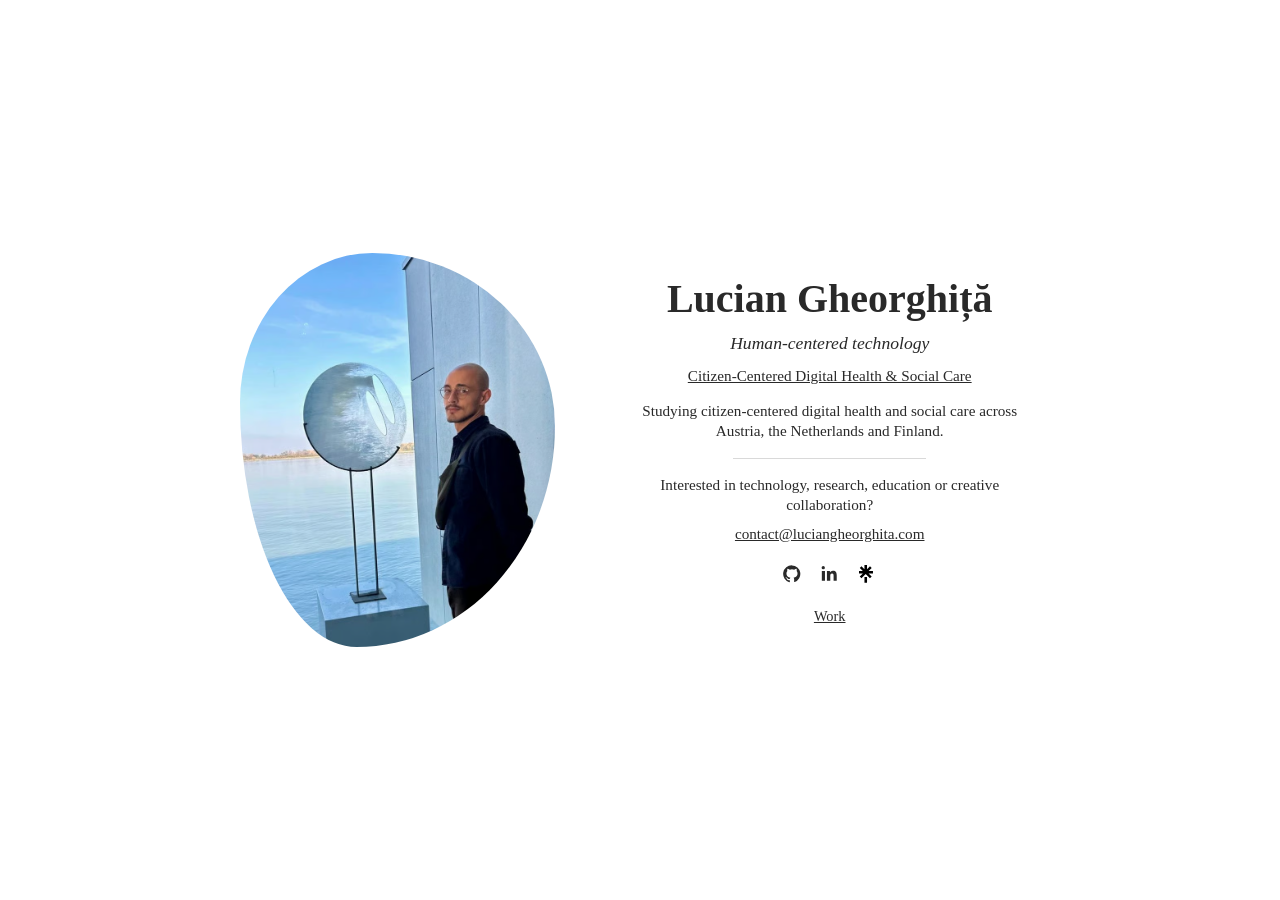
<file: index.html>
<!DOCTYPE html>
<html lang="en">
<head>
    <meta charset="UTF-8">
    <meta name="viewport" content="width=device-width, initial-scale=1.0">
    <meta name="description" content="The personal website of Lucian Gheorghiță: technology, research, education and creative collaboration.">
    <meta property="og:title" content="Lucian Gheorghiță">
    <meta property="og:description" content="Technology, research, education and creative collaboration.">
    <meta property="og:image" content="profile.avif">
    <meta property="og:type" content="website">
    <link rel="icon" href="favicon.svg" type="image/svg+xml">
    <title>Lucian Gheorghiță</title>
    <link rel="stylesheet" href="styles.css">
</head>
<body>
    <main class="hero">
        <a class="hero-image" href="index.html" aria-label="Go to home page">
            <img src="profile.avif" width="768" height="979" alt="Portrait of Lucian Gheorghiță">
        </a>

        <section class="intro home-page">
            <h1>Lucian Gheorghiță</h1>
            <p class="tagline">Human-centered technology</p>
            <a class="subtitle" href="https://www.ustp.at/en/study-programmes/media-digital-technologies/citizen-centered-digital-health-and-social-care">Citizen-Centered Digital Health &amp; Social Care</a>
            <p>Studying citizen-centered digital health and social care across Austria, the Netherlands and Finland.</p>
            <hr class="home-divider">
            <p>Interested in technology, research, education or creative collaboration?</p>
            <p class="subtitle">
                <script type="text/javascript">
                    emailE = 'luciangheorghita.com'
                    emailE = ('contact' + '@' + emailE)
                    document.write('<a href="mailto:' + emailE + '">' + emailE + '</a>')
                </script>
                <noscript>
                    Email address protected by JavaScript.
                </noscript>
            </p>
            <nav class="social-links" aria-label="Social links">
                <a href="https://github.com/lucghe" target="_blank" rel="noopener noreferrer" aria-label="GitHub profile">
                    <svg viewBox="0 0 24 24" aria-hidden="true"><path d="M12 .5A11.5 11.5 0 0 0 8.36 23c.58.1.79-.25.79-.56v-2.16c-3.22.7-3.9-1.55-3.9-1.55-.53-1.38-1.3-1.74-1.3-1.74-1.05-.72.08-.7.08-.7 1.16.08 1.77 1.2 1.77 1.2 1.03 1.76 2.7 1.25 3.36.96.1-.75.4-1.25.73-1.54-2.57-.3-5.27-1.29-5.27-5.75 0-1.27.45-2.3 1.2-3.1-.12-.3-.52-1.47.11-3.06 0 0 .98-.31 3.17 1.18a11 11 0 0 1 5.77 0c2.2-1.49 3.17-1.18 3.17-1.18.63 1.59.23 2.76.11 3.06.75.8 1.2 1.83 1.2 3.1 0 4.47-2.7 5.45-5.28 5.74.42.36.79 1.06.79 2.14v3.17c0 .31.21.67.8.55A11.5 11.5 0 0 0 12 .5Z"/></svg>
                </a>
                <a href="https://www.linkedin.com/in/lucghe/" target="_blank" rel="noopener noreferrer" aria-label="LinkedIn profile">
                    <svg viewBox="0 0 24 24" aria-hidden="true"><path d="M5.2 3.5a2.2 2.2 0 1 1-4.4 0 2.2 2.2 0 0 1 4.4 0ZM1.1 8h4.2v13H1.1V8Zm6.8 0h4v1.8h.06a4.4 4.4 0 0 1 3.97-2.18c4.25 0 5.04 2.8 5.04 6.44V21h-4.18v-6.15c0-1.47-.03-3.36-2.05-3.36-2.05 0-2.36 1.6-2.36 3.25V21H7.9V8Z"/></svg>
                </a>
                <a href="https://linktr.ee/lucghe" target="_blank" rel="noopener noreferrer" aria-label="Linktree profile">
                    <span class="linktree-icon" aria-hidden="true"><img src="linktree.svg" alt=""></span>
                </a>
            </nav>

            <nav class="links" aria-label="Main navigation">
                <a href="work.html">Work</a>
            </nav>
        </section>
    </main>
</body>
</html>
</file>
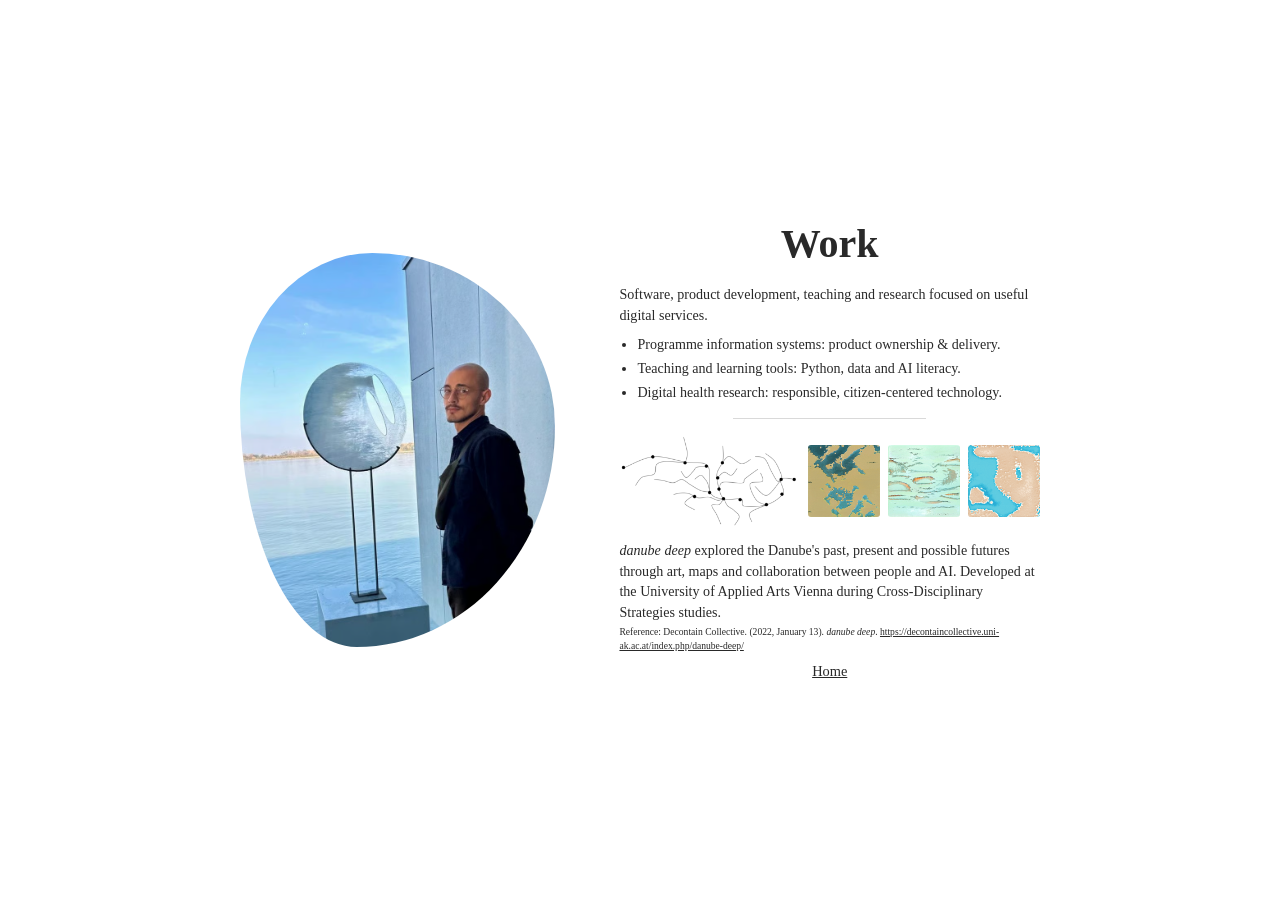
<file: work.html>
<!DOCTYPE html>
<html lang="en">
<head>
    <meta charset="UTF-8">
    <meta name="viewport" content="width=device-width, initial-scale=1.0">
    <meta name="description" content="Selected work by Lucian Gheorghiță across software, product development, teaching, research and creative collaboration.">
    <meta property="og:title" content="Lucian Gheorghiță's Work">
    <meta property="og:description" content="Software, product development, teaching, research and creative collaboration.">
    <meta property="og:image" content="profile.avif">
    <meta property="og:type" content="website">
    <link rel="icon" href="favicon.svg" type="image/svg+xml">
    <title>Lucian Gheorghiță's Work</title>
    <link rel="stylesheet" href="styles.css">
</head>
<body>
    <main class="hero">
        <a class="hero-image" href="index.html" aria-label="Go to home page">
            <img src="profile.avif" width="768" height="979" alt="Portrait of Lucian Gheorghiță">
        </a>

        <section class="intro page-content work-page">
            <h1>Work</h1>
            <p>Software, product development, teaching and research focused on useful digital services.</p>
            <ul class="work-list">
                <li>Programme information systems: product ownership &amp; delivery.</li>
                <li>Teaching and learning tools: Python, data and AI literacy.</li>
                <li>Digital health research: responsible, citizen-centered technology.</li>
            </ul>
            <hr class="section-divider">
            <div class="danube-gallery" aria-label="Danube Deep project images">
                <img class="danube-wide" src="danube-deep.webp" width="320" height="162" alt="Danube Deep project artwork">
                <img src="danube_deep_1_opt.gif" width="512" height="512" alt="Danube Deep animated artwork 1">
                <img src="danube_deep_2_opt.gif" width="512" height="512" alt="Danube Deep animated artwork 2">
                <img src="danube_deep_3_opt.gif" width="512" height="512" alt="Danube Deep animated artwork 3">
            </div>
            <p class="danube-description"><em>danube deep</em> explored the Danube's past, present and possible futures through art,
            maps and collaboration between people and AI. Developed at the University of Applied Arts Vienna
            during Cross-Disciplinary Strategies studies.</p>
            <p class="source-reference"><small>Reference: Decontain Collective. (2022, January 13). <em>danube deep</em>.
                <a href="https://decontaincollective.uni-ak.ac.at/index.php/danube-deep/">https://decontaincollective.uni-ak.ac.at/index.php/danube-deep/</a></small></p>
            <nav class="links" aria-label="Main navigation">
                <a href="index.html">Home</a>
            </nav>
        </section>
    </main>
</body>
</html>
</file>
<file: styles.css>
* {
    box-sizing: border-box;
}

body {
    margin: 0;
    color: #292929;
    background: #fff;
    font-family: Georgia, serif;
}

.hero {
    display: grid; /* Places the image and text in a flexible layout. */
    grid-template-columns: 3fr 4fr; /* Gives the image a little more room while keeping the text wider. */
    gap: 5vw; /* Adds space between the image and the text. */
    align-items: center; /* Keeps the image and text aligned in the middle. */
    max-width: 900px;
    min-height: 100vh;
    margin: auto; /* Centers the layout on the page. */
    padding: 50px;
}

.hero-image {
    display: block;
    width: min(100%, 460px); /* Keeps the image from becoming too wide. */
    aspect-ratio: 4 / 5;
    overflow: hidden; /* Hides any part of the image outside the shape. */
    border-radius: 42% 58% 63% 37% / 38% 44% 56% 62%;
}

.hero-image:focus-visible {
    outline: 2px solid currentColor;
    outline-offset: 5px;
}

.hero-image img {
    width: 100%;
    height: 100%;
    object-fit: cover; /* Fills the shape while keeping the image proportions. */
}

.intro h1 {
    margin: 0 0 16px;
    font-size: 2.5rem;
    line-height: 1.2;
    text-align: center;
}

.intro {
    text-align: center;
}

.subtitle {
    font-size: 1rem;
    line-height: 1.35;
}

.tagline {
    margin: -6px 0 12px !important;
    font-size: 1.1rem !important;
    font-style: italic;
    line-height: 1.2 !important;
}

.home-page > a.subtitle {
    color: inherit;
    font-size: 0.95rem;
}

.home-page .subtitle {
    color: inherit;
}

.home-page .subtitle a {
    color: inherit;
}

.home-page > p {
    font-size: 0.9rem;
}

.intro p {
    margin: 4px 0 18px;
    font-size: 0.95rem;
    line-height: 1.35;
}

.page-content h2 {
    font-size: 1.25rem; /* rem uses the browser's normal text size; this makes the heading slightly larger. */
}

.page-content p {
    font-size: 0.95rem;
    line-height: 1.35;
    text-align: left; /* Makes the text align evenly on both sides. */
}
.page-content ul {
    max-width: 390px;
    margin: 10px 0 22px;
    padding-left: 0;
    font-size: 0.95rem;
    line-height: 1.35;
    list-style-position: inside;
    text-align: left;
}

.page-content .work-list {
    max-width: 430px;
    margin: 14px auto 22px;
    padding-left: 18px;
    list-style-position: outside;
}

.work-list li {
    margin-bottom: 10px;
}

.page-content img {
    display: block; /* Prevents extra space below the image. */
    width: 80%;
    height: auto;
    margin-right: auto;
    margin-left: auto;
    margin-bottom: 14px;
}

.danube-gallery {
    display: grid;
    grid-template-columns: 2.5fr repeat(3, 1fr);
    align-items: center;
    gap: 8px;
    max-width: 430px;
    width: 100%;
    margin: 0 auto 14px;
}

.danube-gallery img {
    width: 100%;
    height: auto;
    margin: 0;
    border-radius: 3px;
}

.danube-gallery img:first-child {
    width: 100%;
    height: auto;
}

.danube-gallery .danube-wide {
    aspect-ratio: 320 / 162;
    object-fit: contain;
}

.work-page p,
.work-page li {
    font-size: 0.88rem;
}

.work-page p {
    margin-bottom: 10px;
}

.work-page .danube-description {
    margin-bottom: 2px;
}

.work-page .source-reference {
    margin-top: 0;
    margin-bottom: 10px;
    font-size: 0.72rem;
    line-height: 1.25;
}

.work-page .source-reference a {
    color: inherit;
}

.work-page p {
    max-width: 430px;
    margin-right: auto;
    margin-left: auto;
    line-height: 1.45;
}

.work-page .work-list {
    margin-top: 8px;
    margin-bottom: 12px;
}

.work-page .work-list li {
    margin-bottom: 5px;
}

.section-divider {
    border: 0;
    border-top: 1px solid #d9d9d9;
    width: 46%;
    margin: 16px auto;
}

.home-divider {
    border: 0;
    border-top: 1px solid #d9d9d9;
    width: 46%;
    margin: 16px auto;
}

.links {
    display: flex;
    justify-content: center;
    gap: 18px;
}

.links a {
    color: inherit;
    font-size: .9rem;
}

.social-links {
    display: flex;
    justify-content: center;
    gap: 14px;
    margin: 4px 0 22px;
}

.home-page > a.subtitle {
    display: block;
    margin-bottom: 14px;
}

.home-page > p:first-of-type {
    margin: 0 0 16px;
}

.home-page > p:nth-of-type(2) {
    margin: 0 0 12px;
}

.home-page > p:nth-of-type(3) {
    margin-top: 0;
    margin-bottom: 8px;
}

.home-page .social-links {
    margin-top: 12px;
}

.social-links a {
    color: inherit;
    display: inline-flex;
    width: 24px;
    height: 24px;
    align-items: center;
    justify-content: center;
}

.social-links svg {
    width: 18px;
    height: 18px;
    fill: currentColor;
    transition: transform 0.2s ease;
}

.social-links .linktree-icon {
    display: block;
    width: 18px;
    height: 18px;
    overflow: hidden;
    position: relative;
    transition: transform 0.2s ease;
}

.social-links .linktree-icon img {
    width: 89px;
    max-width: none;
    height: 18px;
    margin: 0;
    position: absolute;
    left: -75px;
    top: 0;
}

.social-links a:hover svg,
.social-links a:focus-visible svg {
    transform: scale(1.15);
}

.social-links a:hover .linktree-icon,
.social-links a:focus-visible .linktree-icon {
    transform: scale(1.15);
}

@media (max-width: 600px) {
    /* Stacks the image and text on smaller screens. */
    .hero {
        grid-template-columns: 1fr;
        min-height: auto;
        padding: 35px 25px;
    }

    .hero-image {
        width: min(100%, 390px);
        margin: auto;
    }

    .danube-gallery {
        max-width: 320px;
        grid-template-columns: repeat(2, 1fr);
    }

    .danube-gallery .danube-wide {
        grid-column: 1 / -1;
        aspect-ratio: 320 / 162;
    }
}
</file>
